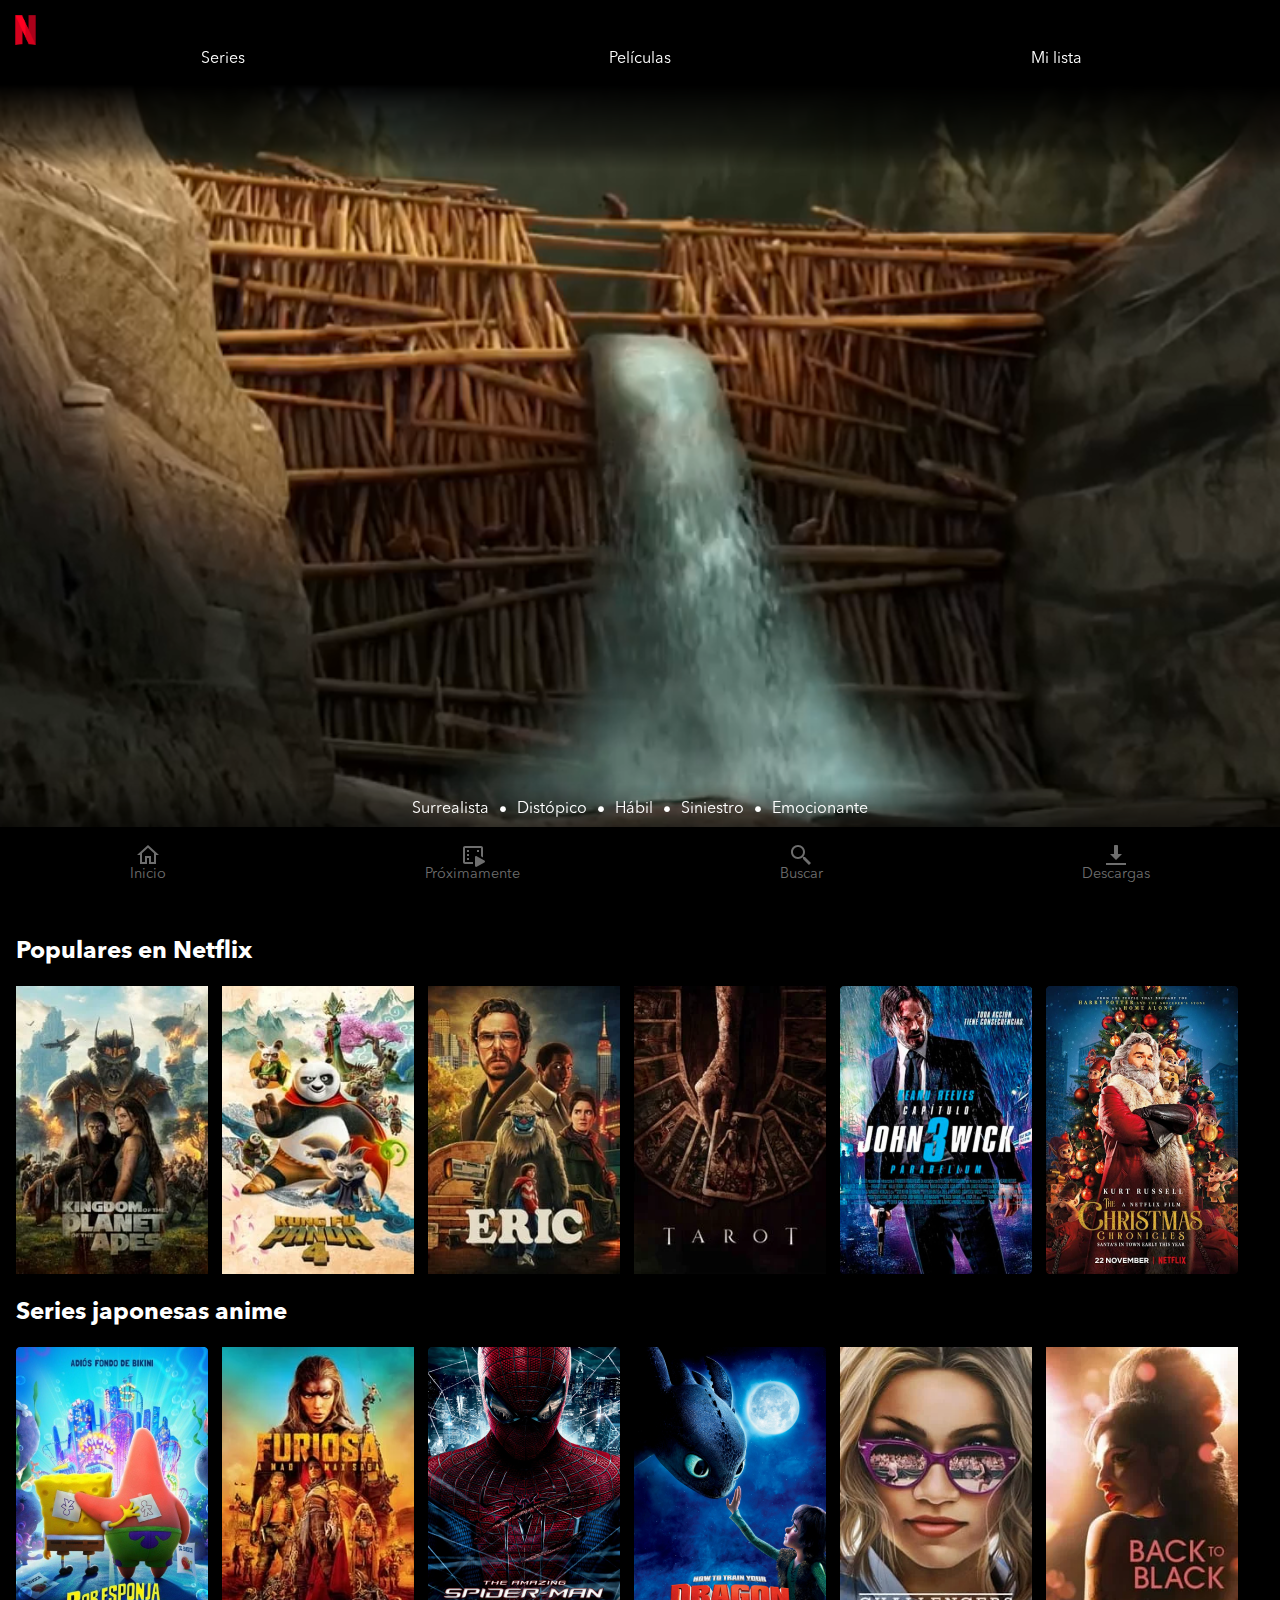
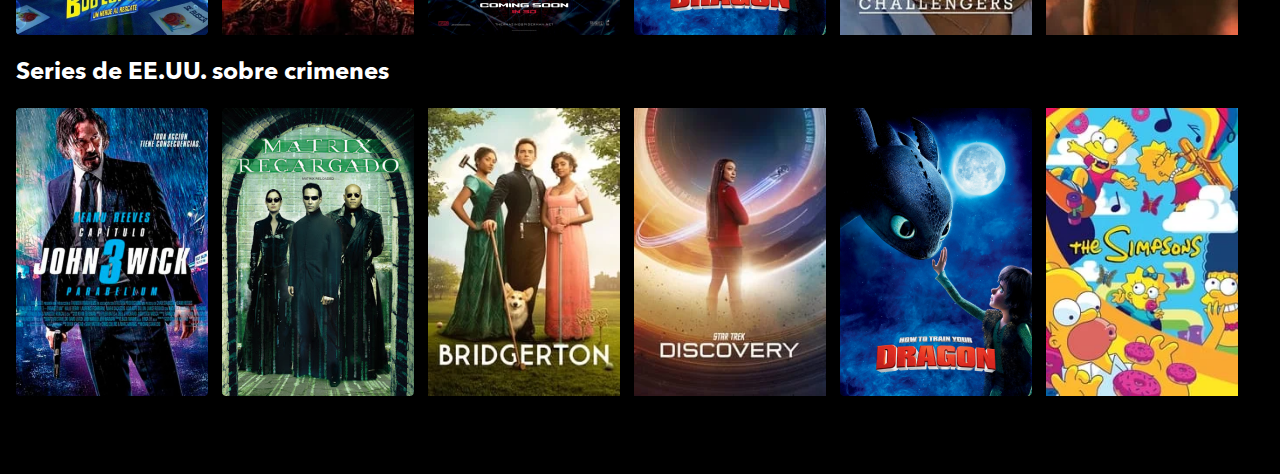
<file: index.html>
<!DOCTYPE html>
<html lang="en">
<head>
  <meta charset="UTF-8">
  <meta name="viewport" content="width=device-width, initial-scale=1.0">
  <link rel="icon" type="image/png" sizes="32x32" href="./images/favicon-50x50.png">
  <link rel="stylesheet" href="./assets/css/styles.css">
  <link rel="stylesheet" href="./assets/css/normalize.css">
  <title>Netflix</title>
</head>
<body>
  <header class="header">
    <img src="images/logo-netflix.png" height="30" alt="Logo Netflix">
    <nav>
      <ul class="navigation">
        <li class="navigation-item"><a href="#">Series</a></li>
        <li class="navigation-item"><a href="#">Películas</a></li>
        <li class="navigation-item"><a href="#">Mi lista</a></li>
      </ul>
    </nav>
  </header>


  <div class="featured">
    <video muted loop autoplay height="500" class="autoajustevideo" src="images/amigos salvajes 2.mp4"></video>
    <div class="featured-details">
      <ul class="tags">
        <li class="tag">
          Surrealista
        </li>
        <li class="tag">
          Distópico
        </li>
        <li class="tag">
          Hábil
        </li>
        <li class="tag">
          Siniestro
        </li>
        <li class="tag">
          Emocionante
        </li>
      </ul>
      <div class="featured-actions">

        <button class="button-secondary icon-plus">Mi lista</button>
        <button class="button icon-play">Reproducir</button>
        <button class="button-secondary icon-info" onclick="window.location.href='detalle.html'">Info </button>

      </div>
    </div>
  </div>


  <main>
    <div class="list">
      <h2 class="list-title">Populares en Netflix</h2>
      <div class="list-content">
        <div class="list-item">
          <a href="#">
            <img src="./images/covers/imagen 1.jpg" width="192" height="288" alt="planeta de los simios">
          </a>
        </div>
        <div class="list-item">
          <a href="#">
            <img src="./images/covers/imagen 2.jpg" width="192" height="288" alt="kun fu panda">
          </a>
        </div>
        <div class="list-item">
          <a href="#">
            <img src="./images/covers/imagen 3.jpg" width="192" height="288" alt="eric">
          </a>
        </div>
        <div class="list-item">
          <a href="#">
            <img src="./images/covers/imagen 4.jpg" width="192" height="288" alt="Tarot">
          </a>
        </div>
        <div class="list-item">
          <a href="#">
            <img src="./images/covers/john.png" alt="john wick">
          </a>
        </div>
        <div class="list-item">
          <a href="#">
            <img src="./images/covers/santa.png" alt="santa">
          </a>
        </div>
      </div>
    </div>
    <div class="list">
      <h2 class="list-title">Series japonesas anime</h2>
      <div class="list-content">
        <div class="list-item">
          <a href="#">
            <img src="./images/covers/bob.png" alt="Bob Esponja la película">
          </a>
        </div>
        <div class="list-item">
          <a href="#">
            <img src="./images/covers/imagen 5.jpg" width="192" height="288" alt="Furiosa">
          </a>
        </div>
        <div class="list-item">
          <a href="#">
            <img src="./images/covers/spider-man.png" alt="Spaider Man">
          </a>
        </div>
        <div class="list-item">
          <a href="#">
            <img src="./images/covers/dragon.png" alt="dragon">
          </a>
        </div>
        <div class="list-item">
          <a href="#">
            <img src="./images/covers/imagen 6.jpg" width="192" height="288" alt="challengers">
          </a>
        </div>
        <div class="list-item">
          <a href="#">
            <img src="./images/covers/imagen 7.jpg" width="192" height="288" alt="Black to black">
          </a>
        </div>
      </div>
    </div>
    <div class="list">
      <h2 class="list-title">Series de EE.UU. sobre crimenes</h2>
      <div class="list-content">
        <div class="list-item">
          <a href="#">
            <img src="./images/covers/john.png" alt="john wick">
          </a>
        </div>
        <div class="list-item">
          <a href="#">
            <img src="./images/covers/matrix.png" alt="matrix">
          </a>
        </div>
        <div class="list-item">
          <a href="#">
            <img src="./images/covers/imagen 8.jpg" width="192" height="288" alt="Bridgerton">
          </a>
        </div>
        <div class="list-item">
          <a href="#">
            <img src="./images/covers/imagen 9.jpg" width="192" height="288" alt="Discovery">
          </a>
        </div>
        <div class="list-item">
          <a href="#">
            <img src="./images/covers/dragon.png" alt="Dragon">
          </a>
        </div>

        <div class="list-item">
          <a href="#">
            <img src="./images/covers/imagen 10.jpg" width="192" height="288" alt="Los Simpson">
          </a>
        </div>
      </div>
    </div>
  </main>

  <footer class="footer">
    <ul class="tab-list">
      <li class="tab-item">
        <a href="#">
          <svg width="24" height="24" viewBox="0 0 24 24" fill="none" xmlns="http://www.w3.org/2000/svg">
            <path
              d="M12 2.09961L1 12H4V21H11V15H13V21H20V12H23L12 2.09961ZM12 4.79102L18 10.1914V11V19H15V13H9V19H6V10.1914L12 4.79102Z" />
          </svg>
          <span>Inicio</span>
        </a>
      </li>
      <li class="tab-item">
        <a href="#">
          <svg width="24" height="24" viewBox="0 0 24 24" fill="none" xmlns="http://www.w3.org/2000/svg">
            <g clip-path="url(#clip0)">
              <path
                d="M4 3C2.897 3 2 3.897 2 5V19C2 20.103 2.897 21 4 21H12V19H4V5H20V13.2852L22 14.4082V5C22 3.897 21.103 3 20 3H4ZM6.00195 7V9H8V7H6.00195ZM16 7V9H18V7H16ZM6 11V13H8V11H6ZM15.0859 13C14.514 13.019 14 13.492 14 14.1445V22.8555C14 23.7255 14.9132 24.2764 15.6602 23.8574L23.4199 19.502C24.1939 19.067 24.1939 17.932 23.4199 17.498L15.6602 13.1426C15.4734 13.0378 15.2766 12.9937 15.0859 13ZM6 15V17H8V15H6Z"
                fill="black" />
            </g>
            <defs>
              <clipPath id="clip0">
                <rect width="24" height="24" fill="white" />
              </clipPath>
            </defs>
          </svg>
          <span>Próximamente</span>
        </a>
      </li>
      <li class="tab-item">
        <a href="#">
          <svg width="24" height="24" viewBox="0 0 24 24" fill="none" xmlns="http://www.w3.org/2000/svg">
            <path
              d="M9 2C5.14585 2 2 5.14585 2 9C2 12.8541 5.14585 16 9 16C10.748 16 12.345 15.348 13.5742 14.2812L14 14.707V16L20 22L22 20L16 14H14.707L14.2812 13.5742C15.348 12.345 16 10.748 16 9C16 5.14585 12.8541 2 9 2ZM9 4C11.7733 4 14 6.22673 14 9C14 11.7733 11.7733 14 9 14C6.22673 14 4 11.7733 4 9C4 6.22673 6.22673 4 9 4Z"
              fill="black" />
          </svg>
          <span>Buscar</span>
        </a>
      </li>
      <li class="tab-item">
        <a href="#">
          <svg width="24" height="24" viewBox="0 0 24 24" fill="none" xmlns="http://www.w3.org/2000/svg">
            <path d="M11 2C10.448 2 10 2.448 10 3V11H6L12 17L18 11H14V3C14 2.448 13.552 2 13 2H11ZM2 20V22H22V20H2Z"
              fill="black" />
          </svg>
          <span>Descargas</span>
        </a>
      </li>
    </ul>
   
  </footer>
</body>
</html>
</file>
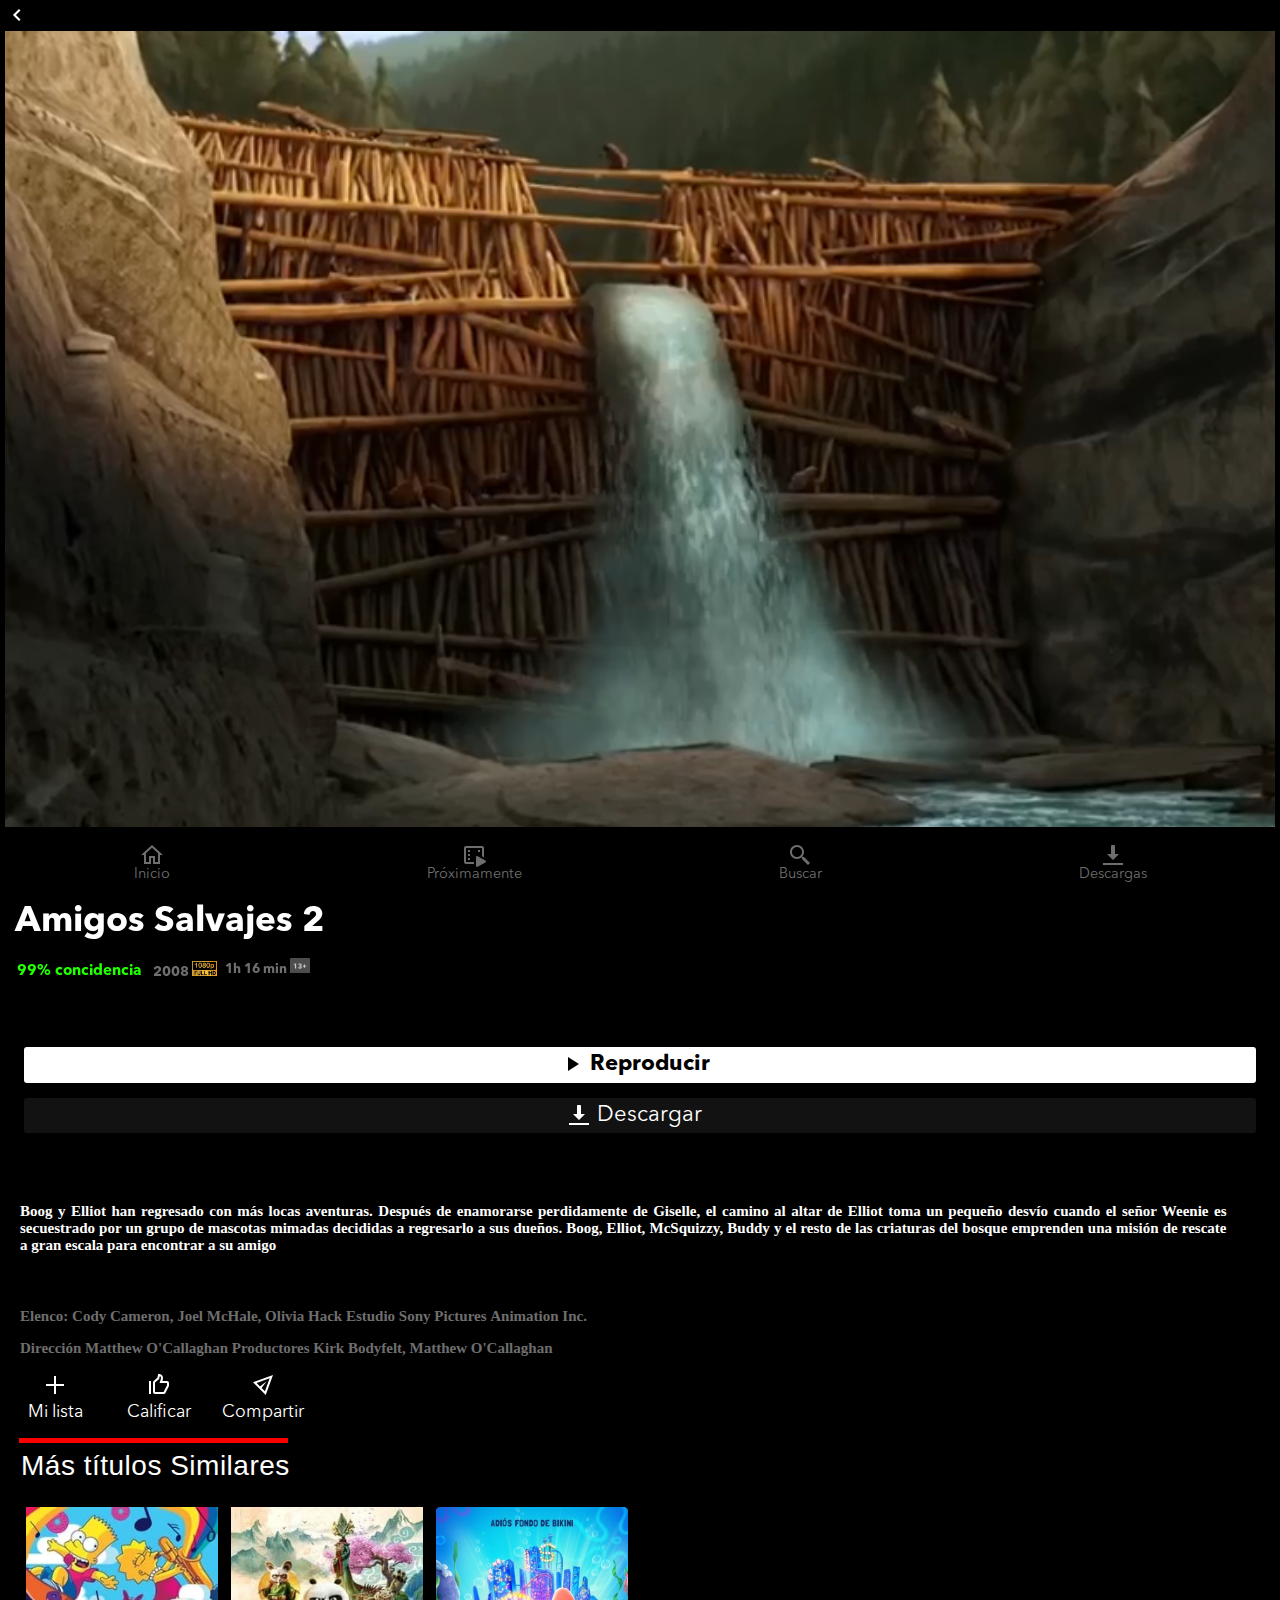
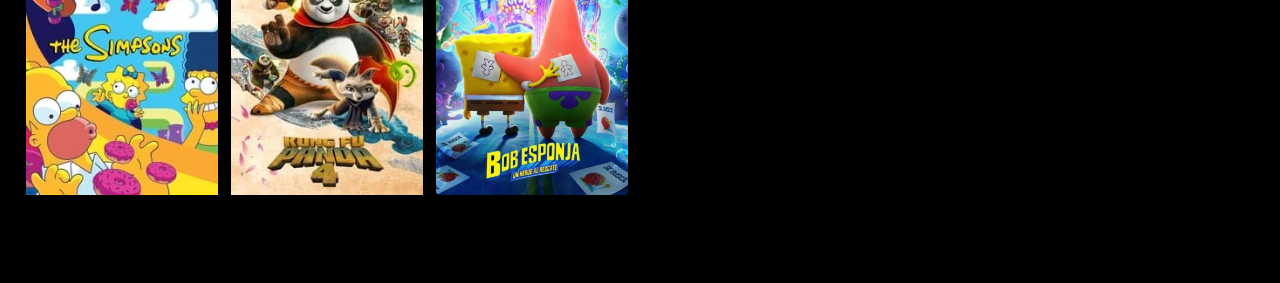
<file: detalle.html>
<!DOCTYPE html>
<html lang="en">
<head>
  <meta charset="UTF-8">
  <meta name="viewport" content="width=device-width, initial-scale=1.0">
  <link rel="stylesheet" href="./assets/css/normalize.css">
  <link rel="stylesheet" href="./assets/css/styles2.css">
  <title>Amigos Salvajes 2</title>
  
</head>
<body>
  <header class="principal">
    <a href="./index.html">
      <button class="button-secondari2 icon-back" height="50" alt="retroceder"></button>
    </a>



  <div class="margen">
  <video  muted loop autoplay height="500" class="autoajustevideo" src="./images/amigos salvajes 2.mp4"></video>
  <ul class="navigation">
  </div>





  <div class="contenerh">
  <h1>Amigos Salvajes 2</h1>
  <div class="min">
     <h2>1h 16 min  <img  src="./images/13.jpg" height="15"></h2>
     </div>
     <div class="hd">
<h3>2008 <img  src="./images/hd.jpg" height="15"> </h3>
     </div>
 
 <div class="concidencia">
  <h4>99% concidencia</h4>
 </div>
</div>


 
 <div class="contenerbutton"> 
  <button class="button icon-play" >Reproducir</button>
 <button class="button icon-download">Descargar</button>
 </div>

 <div class="auto">
 <div class="subida"></div>
  <p>Boog y Elliot han regresado con más locas aventuras. Después de enamorarse perdidamente de Giselle, el camino al altar de Elliot toma un pequeño desvío cuando el señor Weenie es secuestrado por un grupo de mascotas mimadas decididas a regresarlo a sus dueños. Boog, Elliot, McSquizzy, Buddy y el resto de las criaturas del bosque emprenden una misión de rescate a gran escala para encontrar a su amigo
  </p>
</div>
  <div class="subido"></div>
  <p class="color"> Elenco:
    Cody Cameron, Joel McHale, Olivia Hack
    Estudio
    Sony Pictures Animation Inc.
</p> 
 <p class="color">Dirección
  Matthew O'Callaghan
  Productores
  Kirk Bodyfelt, Matthew O'Callaghan
  
</p>
</div>
</div>
  
<div class="botones">
  <button class="button-secundari icon-plus">Mi lista</button>
  <button class="button-secundari icon-like">Calificar</button>
  <button class="button-secundari icon-email-send">Compartir</button>
</div>

<nav>
<div  class="bajar"></div>
  <c  href="Similares">Más títulos Similares</c>
</div>

  <main>
  <div class="list">
    <div class="list-content">
      <div  class="list-item">
        <a href="#">
      </div>
<div class="list-content"> 
      <div class="list-item">
        <a href="#">
          <img  src="./images/covers/imagen 10.jpg" width="192" height="288" alt="Los Simpson">
        </a>
      </a>
      </div>
      
      <div class="list-item">
        <a href="#">
          <img  src="./images/covers/imagen 2.jpg" width="192" height="288" alt="kun Fu panda">
        </a>
      </a>
      </div>

      <div class="list-item">
        <a href="#">
          <img  src="./images/covers/bob.png" alt="Bob esponja la pelicula">
        </a>
      </a>
      </div>
      </main>
      



  </nav>
  <footer class="footer">
    <ul class="tab-list">
      <li class="tab-item">
        <a href="#">
          <svg width="24" height="24" viewBox="0 0 24 24" fill="none" xmlns="http://www.w3.org/2000/svg">
            <path
              d="M12 2.09961L1 12H4V21H11V15H13V21H20V12H23L12 2.09961ZM12 4.79102L18 10.1914V11V19H15V13H9V19H6V10.1914L12 4.79102Z" />
          </svg>
          <span>Inicio</span>
        </a>
      </li>
      <li class="tab-item">
        <a href="#">
          <svg width="24" height="24" viewBox="0 0 24 24" fill="none" xmlns="http://www.w3.org/2000/svg">
            <g clip-path="url(#clip0)">
              <path
                d="M4 3C2.897 3 2 3.897 2 5V19C2 20.103 2.897 21 4 21H12V19H4V5H20V13.2852L22 14.4082V5C22 3.897 21.103 3 20 3H4ZM6.00195 7V9H8V7H6.00195ZM16 7V9H18V7H16ZM6 11V13H8V11H6ZM15.0859 13C14.514 13.019 14 13.492 14 14.1445V22.8555C14 23.7255 14.9132 24.2764 15.6602 23.8574L23.4199 19.502C24.1939 19.067 24.1939 17.932 23.4199 17.498L15.6602 13.1426C15.4734 13.0378 15.2766 12.9937 15.0859 13ZM6 15V17H8V15H6Z"
                fill="black" />
            </g>
            <defs>
              <clipPath id="clip0">
                <rect width="24" height="24" fill="white" />
              </clipPath>
            </defs>
          </svg>
          <span>Próximamente</span>
        </a>
      </li>
      <li class="tab-item">
        <a href="#">
          <svg width="24" height="24" viewBox="0 0 24 24" fill="none" xmlns="http://www.w3.org/2000/svg">
            <path
              d="M9 2C5.14585 2 2 5.14585 2 9C2 12.8541 5.14585 16 9 16C10.748 16 12.345 15.348 13.5742 14.2812L14 14.707V16L20 22L22 20L16 14H14.707L14.2812 13.5742C15.348 12.345 16 10.748 16 9C16 5.14585 12.8541 2 9 2ZM9 4C11.7733 4 14 6.22673 14 9C14 11.7733 11.7733 14 9 14C6.22673 14 4 11.7733 4 9C4 6.22673 6.22673 4 9 4Z"
              fill="black" />
          </svg>
          <span>Buscar</span>
        </a>
      </li>
      <li class="tab-item">
        <a href="#">
          <svg width="24" height="24" viewBox="0 0 24 24" fill="none" xmlns="http://www.w3.org/2000/svg">
            <path d="M11 2C10.448 2 10 2.448 10 3V11H6L12 17L18 11H14V3C14 2.448 13.552 2 13 2H11ZM2 20V22H22V20H2Z"
              fill="black" />
          </svg>
          <span>Descargas</span>
        </a>
      </li>
    </ul>
    
  
  </div>
</body>
</html>
</file>
<file: assets/css/styles.css>
@font-face {
  font-family: 'Netflix';
  src: url('../../fonts/AvenirNextLTPro-Regular.otf');
  font-weight: 400;
  font-style: normal;
}
@font-face {
  font-family: 'Netflix';
  src: url('../../fonts/AvenirNextLTPro-Regular.otf');
  font-weight: 400;
  font-style: normal;
}
@font-face {
  font-family: 'Netflix';
  src: url('../../fonts/AvenirNextLTPro-Bold.otf');
  font-weight: 700;
  font-style: normal;
}


.autoajustevideo{
  top: 0;
  width: 100%;
  height: auto;
}

body {
  background: black;
  color: white;
  margin: 0;
  font-family: Netflix;
  /* padding-bottom: 108px; */
}

a {
  color: white;
  text-decoration: none;
}

.header {
  /* border: 1px solid purple; */
  padding: 15px 15px 100px;
  position: relative;
  z-index: 2;
  background-image: linear-gradient(to bottom, black 0%, black 50%, rgba(0,0,0, .5)  85% , transparent 100% );
}

.navigation-item {
  list-style: none;
  /* border: 1px solid yellow; */
  text-align: center;
}

.navigation {
  padding: 0;
  margin: 0;
  /* border: 1px solid red; */
  display: grid;
  grid-auto-columns: 100px;
  grid-auto-flow: column;
  justify-content: space-around;
}


.featured {
  margin-top: -90px;
  position: relative;
  overflow: hidden;
}

.featured-details {
  /* border: 1px solid red; */
  position: absolute;
  bottom: 0;
  left: 0;
  right: 0;
  background-image: linear-gradient(to top, black 0%, black 40%, transparent 100%);
}


.tags {
  /* border: 1px solid yellow; */
  display: flex;
  justify-content: center;
  gap: 10px;
  list-style: none;
  padding: 0;
}

.tag {
  /* border: 1px solid red; */
  display: flex;
}

.tag:before {
  content: '•';
  margin-right: 10px;
  position: relative;
  top: 2px;
}

.tag:first-child::before {
  display: none;
}

.featured-actions {
  /* height: 100px; */
  display: flex;
  justify-content: space-evenly;
  align-items: center;
  padding-bottom: 2em;
}

.button {
  /* border: 1px solid blue; */
  background: white;
  display: flex;
  align-items: center;
  padding: 5px 1em 5px .5em;
  border: none;
  border-radius: 3px;
}

.button::before {
  /* border: 1px solid red; */
  content: '';
  display: inline-block;
  width: 25px;
  height: 25px;
  margin-right: 5px;
}

.button-secondary {
  background: none;
  color: white;
  /* border: 1px solid red; */
  font-size: 1.1em;
  min-width: 100px;
  cursor: pointer;
  border: none;
}

.button-secondary::before {
  display: block;
  /* border: 1px solid green; */
  content: '';
  width: 25px;
  height: 25px;
  margin: auto;
  margin-bottom: 5px;
}

.icon-plus::before {
  background: url('../../images/icons/plus.svg');
}

.icon-play::before {
  background: url('../../images/icons/play.svg');
}

.icon-info::before {
  background: url('../../images/icons/info.svg');
}




.list-content {
  /* border: 1px solid red; */
  white-space: nowrap;
  overflow-x: auto;
}
.list-item {
  display: inline-block;
  margin-left: 10px;
}
.list-item:first-child {
  margin: 0;
}

.list {
  /* border: 1px solid green; */
  padding: 0 1em;
}

main {
  /* border: 1px solid red; */
  display: flex;
  flex-direction: column;
  gap: 20px;
}

.footer {
  /* border: 1px solid red; */
  position: sticky;
  bottom: 0;
  left: 0;
  right: 0;
  background: black;
  padding: 1em 0 0;
}


.tab-list {
  /* border: 1px solid green; */
  margin: 0;
  padding: 0;
  display: grid;
  grid-auto-flow: column;
  list-style: none;
  color: #6e6e6e;
  padding-bottom: 1em;
}
.tab-list a {
  color: #6e6e6e;
}

.tab-item {
  /* border: 1px solid purple; */
  text-align: center;
  font-size: .9em;
}

.tab-item svg {
  display: block;
  /* border: 1px solid red; */
  margin: auto;
}

.tab-item path{
  fill: #6e6e6e;
}

/* .tab-item:hover path, .tab-item:hover span{
  color: blue;
  fill: blue;
} */

.tab-item:hover :is(path, span) {
 fill: white;
 color: white;
}
</file>
<file: assets/css/styles2.css>
@font-face {
    font-family: 'Netflix';
    src: url('../../fonts/AvenirNextLTPro-Regular.otf');
    font-weight: 400;
    font-style: normal;
  }
  @font-face {
    font-family: 'Netflix';
    src: url('../../fonts/AvenirNextLTPro-Regular.otf');
    font-weight: 400;
    font-style: normal;
  }
  @font-face {
    font-family: 'Netflix';
    src: url('../../fonts/AvenirNextLTPro-Bold.otf');
    font-weight: 700;
    font-style: normal;
  }

  body {
    background: black;
    color: white;
    margin: 0;
    font-family: Netflix;
  }


h1 {
  font-size: 35px;
  font-weight: bold;
  color: #fff;
  margin-top: 3%; 
  margin-bottom: -35px;
  margin-left: 10px;
}

h2{
  font-size: 13px;
  font-weight: bold;
  text-shadow: 2px 2px 4px rgba(0, 0, 0, 0.5);
  margin-top: 50px; 
  margin-left: 220px;
  margin-right: 10px;
  margin-bottom: -121px;
  color: #6e6e6e;
  position: relative;

}

h3{
  font-size: 14px;
  text-shadow: 2px 2px 4px rgba(0, 0, 0, 0.5);
  margin-top: 104px; 
  margin-left: 148px;
  margin-right: 10px;
  margin-bottom: -70px;
  position: relative;
  color: #6e6e6e;
}

h4{
  font-size: 15px;
  margin-top: 53px;
  margin-left: 12px;
  margin-right: 5px;
  color: #22ff00;
  margin-bottom: -90px;
}
.hd{
margin-top: px;
z-index: 2;
}

  .contenerh{
    margin-top: 3%;
    margin-bottom: 2%;
    flex-wrap: wrap;
    justify-content: flex-start;
    position: relative;
    z-index: 2;
  }


  .contenerbutton{
    display: flex;
    flex-direction: column; /* Cambiamos la dirección a columna */
    justify-content: center;
    align-items: center;
    height: 47vh;
    text-align: center;
  }

  .button {
    /* border: 1px solid blue; */
    background: white;
    display: flex;
    align-items: center;
    padding: 5px 1em 5px .5em;
    border: none;
    border-radius: 3px;
  }
  
  .button::before {
    content: '';
    display: inline-block;
    width: 25px;
    height: 25px;
    margin-right: 5px;
  }  

  .button.icon-play {
    margin: -1px 1em 0 1em; 
    cursor: pointer;  
    color: #000000;
    font-size: 22px;
    font-weight: bold; 
     justify-content: center;
    margin-top: -65px;
    margin-bottom: 10px;
    width: 97%;
  }
  
 .icon-play::before{
    content: '';
    display: inline-block;
  }
  
 .button.icon-download {
    margin: -41px 1em 0 1em; 
    cursor: pointer;
    background-color: #2f2c2c69;
    color: white;
    font-size: 22px;
    justify-content: center;
    margin-top: 5px;
    margin-bottom: 10px;
    width: 97%;
    }
  
  .icon-download::before{
    content: '';
    display: inline-block;
  }
  
  p{
    font-size: 15px;
    font-weight: bold;
    font-family:Georgia, Times, serif;
    text-align: justify;
    color: rgb(255, 255, 255);
    margin-right: 10px;
    margin-top: -45%;
    display: inline-block; 
    margin-left: 15px;
      width: 95%;
  }
 
  .subida{
    margin-top: -8%;
  }

  .subido{
    margin-top: 3%;
  }
  .color{
    color: #6e6e6e;
  }

  .button-secundari {
    background: none;
    color: white;
    font-size: 1.1em;
    min-width: 100px;
    cursor: pointer;
    border: none;
  }
  
  .button-secundari::before {
    display: block;
    content: '';
    width: 25px;
    height: 25px;
    margin: auto;
    margin-bottom: 5px;
  }
  
  c{
    position: relative;
    text-decoration: none;
    font-family: 'poppins', sans-serif;
    color: rgba(255, 255, 255);
    font-size: 28px;
    letter-spacing: 0.5px;
    margin-left: 16px;
  font-family: 'Franklin Gothic Medium', 'Arial Narrow', Arial, sans-serif;
  }

  c::after{
  content: "";
  position: absolute;
  background-color: rgb(255, 0, 0);
  height: 5px;
  width: 100%;
  left: -2px;
  bottom: 38px;
  transform: 0.3s;
  }

  .bajar{
    margin-top: 2%;
  }

  .footer {
    /* border: 1px solid red; */
    position: sticky;
    bottom: 0;
    left: 0;
    right: 0;
    background: black;
    padding: 1em 0 0;
  }
   
  .tab-list {
    /* border: 1px solid green; */
    margin: 0;
    padding: 0;
    display: grid;
    grid-auto-flow: column;
    list-style: none;
    color: #6e6e6e;
    padding-bottom: 1em;
  }
  .tab-list a {
    color: #6e6e6e;
  }
  
  .tab-item {
    /* border: 1px solid purple; */
    text-align: center;
    font-size: .9em;
  }
  
  .tab-item svg {
    display: block;
    /* border: 1px solid red; */
    margin: auto;
  }
  
  .tab-item path{
    fill: #6e6e6e;
  }

  .tab-item:hover :is(path, span) {
    fill: white;
    color: white;
   }
    
   a {
    color: rgb(0, 0, 0);
    text-decoration: none;
  }

  .principal{
    padding: 1px 5px 10px;
    position: absolute;
    z-index: 2;
  }
  
  .button-secondari2 {
    background: none;
    cursor: pointer;
    border: none;
  }
  .button-secondari2::before {
    display: block;
    /*border:  solid green;*/
    content: '';
    width: 25px;
    height: 25px;
    margin: -5px;
    margin-bottom: -1px;  
    margin-top: 1px;
    display: flex;
    z-index: 1;
  }

  .autoajustevideo{
    top: 0;
    width: 100%;
    height: auto;
  }

  .margen {
    margin-top: -2px;
    left: 0;
    width: 100%;
    z-index: 2;
  }


  .icon-play::before {
    background: url('../../images/icons/play.svg');
  }
  
  .icon-download::before {
    background: url('../../images/icons/download.svg');
  }

  .icon-plus::before {
    background: url('../../images/icons/plus.svg');
  }
  .icon-like::before {
    background: url('../../images/icons/like.svg');
  }
  .icon-email-send::before {
    background: url('../../images/icons/email-send.svg');
  }

  .icon-back::before {
    background: url('../../images/icons/back.svg');
  }

  .list-content {
    white-space: nowrap;
    overflow-x: auto;
  }
  .list-item {
    display: inline-block;
    margin-left: 5px;
    margin-top: 7px;
    margin-right: 4px;
  }
  .list-item:first-child {
    margin: 0;
  }
  
  .list {
    /* border: 1px solid green; */
    padding: 0 1em;
  }
</file>
